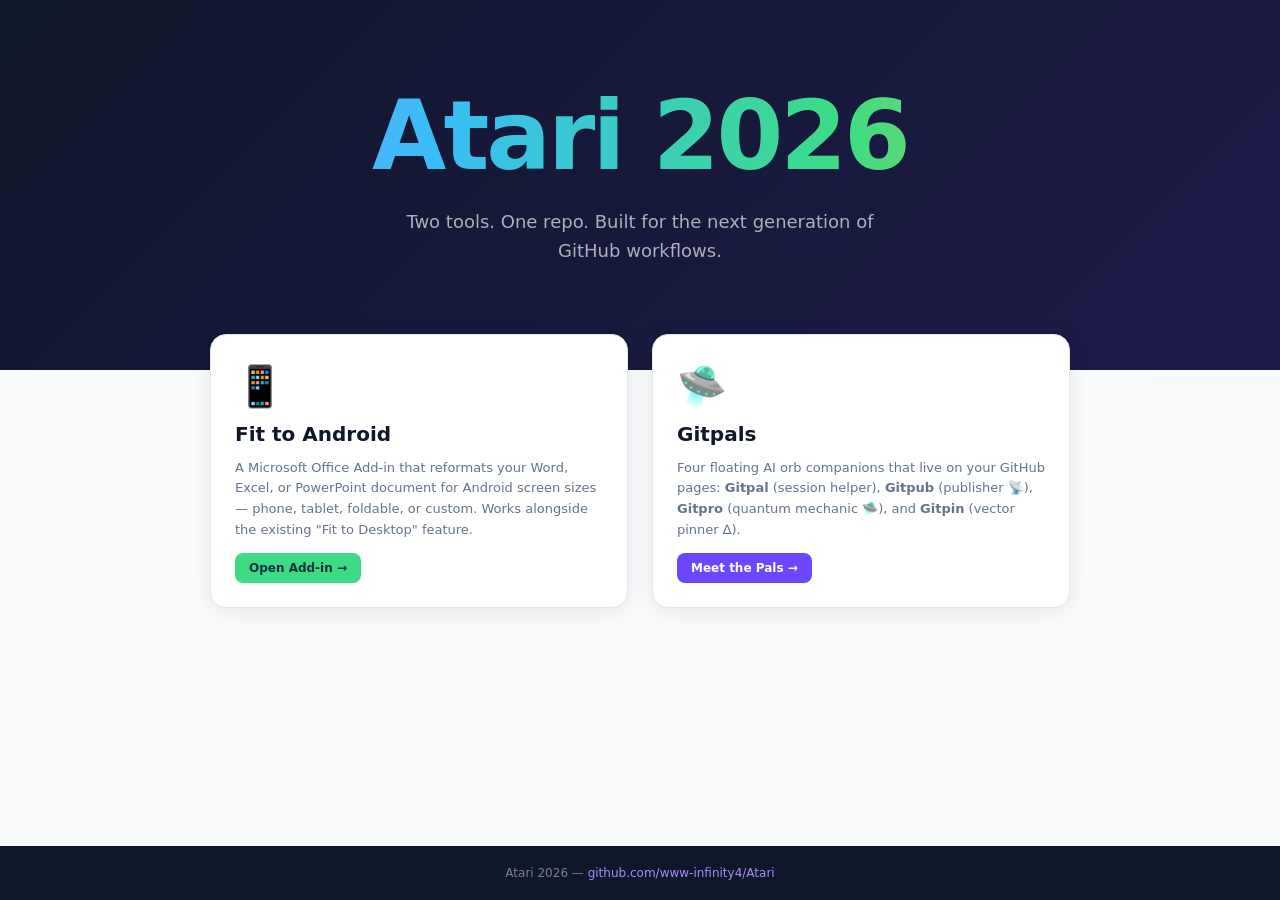
<file: index.html>
<!DOCTYPE html>
<html lang="en">
<head>
  <meta charset="UTF-8" />
  <meta name="viewport" content="width=device-width, initial-scale=1.0" />
  <title>Atari 2026</title>
  <style>
    *, *::before, *::after { box-sizing: border-box; margin: 0; padding: 0; }

    :root {
      --dark:   #0f172a;
      --pal:    #6c47ff;
      --android:#3ddc84;
      --text:   #1e293b;
      --muted:  #64748b;
      --border: #e2e8f0;
      --bg:     #f8fafc;
    }

    body {
      font-family: "Segoe UI", system-ui, -apple-system, sans-serif;
      background: var(--bg);
      color: var(--text);
      min-height: 100vh;
      display: flex;
      flex-direction: column;
    }

    /* Hero */
    .hero {
      background: linear-gradient(135deg, var(--dark) 0%, #1e1b4b 100%);
      color: #fff;
      padding: 80px 24px 64px;
      text-align: center;
    }

    .hero h1 {
      font-size: clamp(48px, 10vw, 96px);
      font-weight: 900;
      letter-spacing: -3px;
      background: linear-gradient(90deg, #a78bfa, #38bdf8, #3ddc84, #fbbf24);
      -webkit-background-clip: text;
      -webkit-text-fill-color: transparent;
      background-clip: text;
      margin-bottom: 16px;
    }

    .hero p {
      font-size: clamp(14px, 2.5vw, 18px);
      color: rgba(255,255,255,.65);
      max-width: 520px;
      margin: 0 auto 40px;
      line-height: 1.6;
    }

    /* Sites Grid */
    .sites {
      max-width: 900px;
      margin: -36px auto 0;
      padding: 0 20px 60px;
      display: grid;
      grid-template-columns: repeat(auto-fill, minmax(300px, 1fr));
      gap: 24px;
    }

    .site-card {
      background: #fff;
      border: 1px solid var(--border);
      border-radius: 16px;
      padding: 28px 24px 24px;
      box-shadow: 0 4px 24px rgba(0,0,0,.07);
      text-decoration: none;
      color: inherit;
      display: flex;
      flex-direction: column;
      gap: 12px;
      transition: transform .2s, box-shadow .2s;
    }

    .site-card:hover {
      transform: translateY(-4px);
      box-shadow: 0 12px 40px rgba(0,0,0,.12);
    }

    .site-icon {
      font-size: 40px;
    }

    .site-title {
      font-size: 20px;
      font-weight: 700;
      color: var(--dark);
    }

    .site-desc {
      font-size: 13px;
      color: var(--muted);
      line-height: 1.6;
      flex: 1;
    }

    .site-link {
      font-size: 12px;
      font-weight: 700;
      color: #fff;
      padding: 8px 14px;
      border-radius: 8px;
      display: inline-block;
      align-self: flex-start;
      transition: opacity .15s;
    }

    .site-link:hover { opacity: .85; }

    .link-android { background: var(--android); color: #073042; }
    .link-gitpals { background: var(--pal); }

    /* Footer */
    footer {
      margin-top: auto;
      background: var(--dark);
      color: rgba(255,255,255,.45);
      text-align: center;
      padding: 20px;
      font-size: 12px;
    }

    footer a { color: #a78bfa; text-decoration: none; }
  </style>
</head>
<body>

  <header class="hero">
    <h1>Atari 2026</h1>
    <p>Two tools. One repo. Built for the next generation of GitHub workflows.</p>
  </header>

  <main class="sites">

    <a class="site-card" href="fit-to-android/taskpane.html">
      <div class="site-icon">📱</div>
      <div class="site-title">Fit to Android</div>
      <p class="site-desc">
        A Microsoft Office Add-in that reformats your Word, Excel, or PowerPoint
        document for Android screen sizes — phone, tablet, foldable, or custom.
        Works alongside the existing "Fit to Desktop" feature.
      </p>
      <span class="site-link link-android">Open Add-in →</span>
    </a>

    <a class="site-card" href="gitpals/index.html">
      <div class="site-icon">🛸</div>
      <div class="site-title">Gitpals</div>
      <p class="site-desc">
        Four floating AI orb companions that live on your GitHub pages:
        <strong>Gitpal</strong> (session helper), <strong>Gitpub</strong> (publisher 📡),
        <strong>Gitpro</strong> (quantum mechanic 🛸), and <strong>Gitpin</strong> (vector pinner ∆).
      </p>
      <span class="site-link link-gitpals">Meet the Pals →</span>
    </a>

  </main>

  <footer>
    <p>Atari 2026 &mdash; <a href="https://github.com/www-infinity4/Atari">github.com/www-infinity4/Atari</a></p>
  </footer>

<script src="https://www-infinity4.github.io/Mint-For-Infinity/infinity-wallet-menu.js?v=20260814-menu2"></script></body>
</html>
</file>
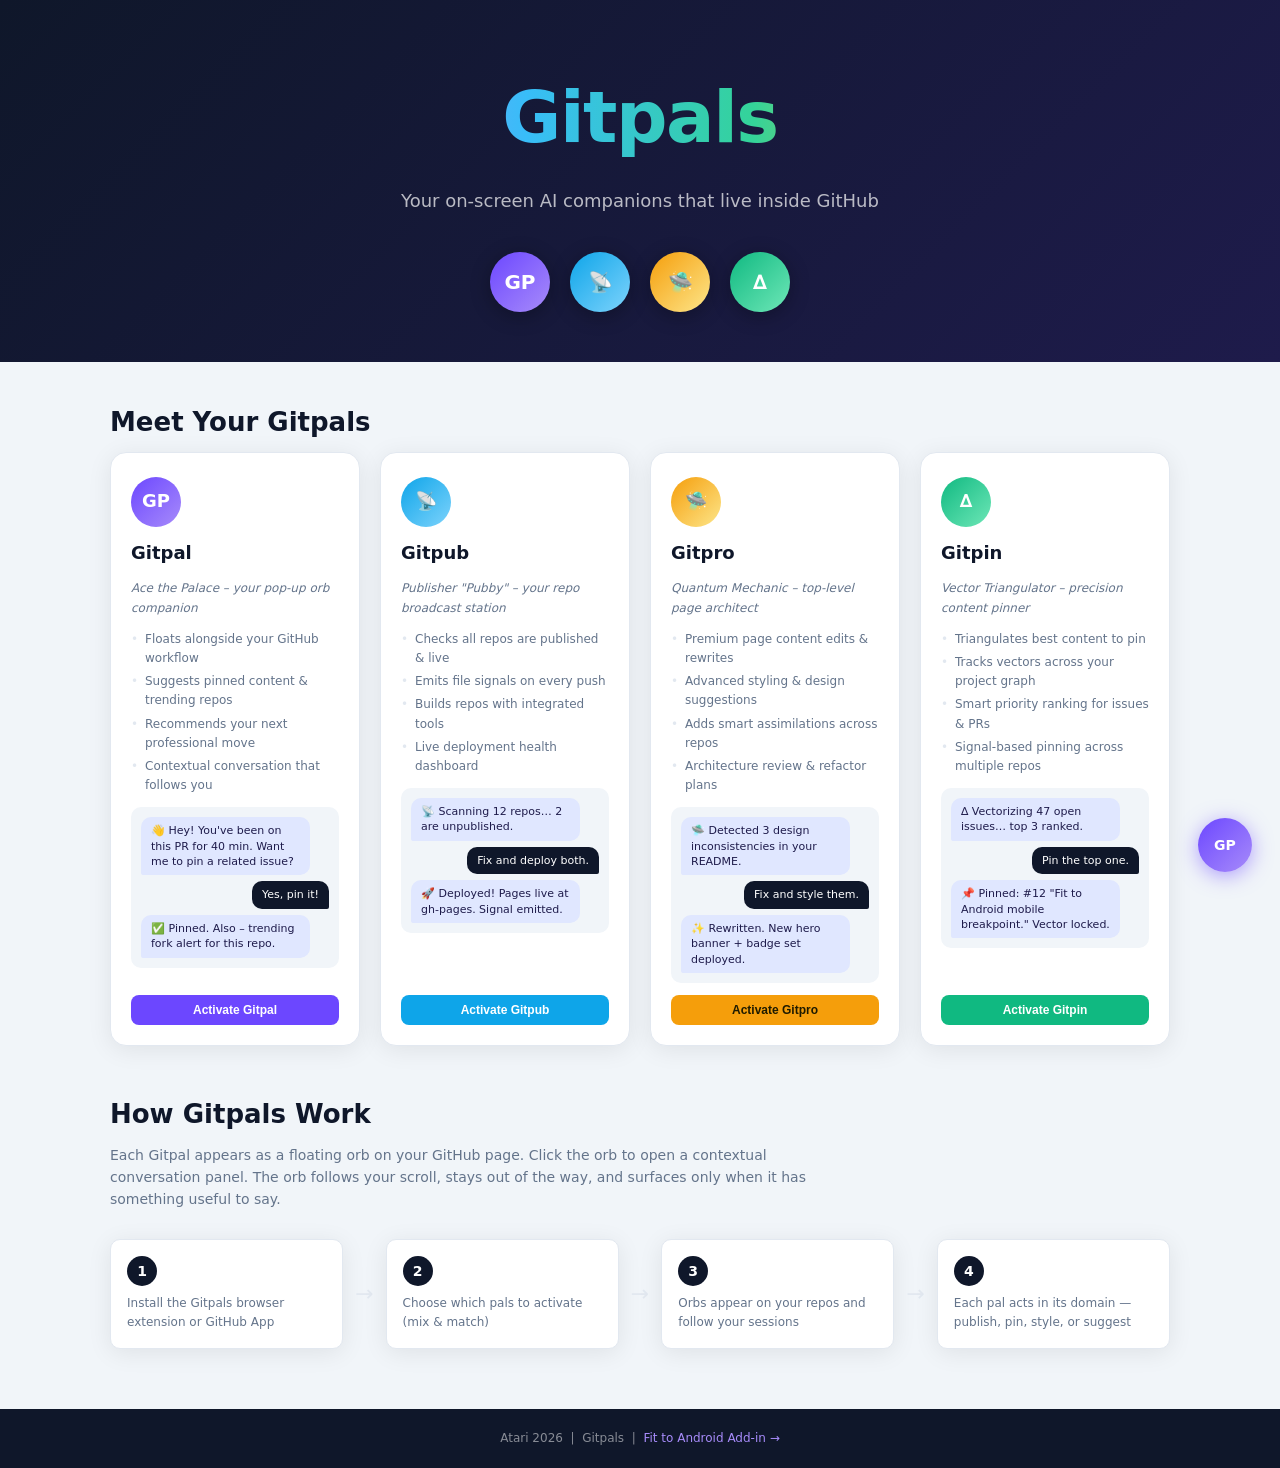
<file: gitpals/index.html>
<!DOCTYPE html>
<html lang="en">
<head>
  <meta charset="UTF-8" />
  <meta name="viewport" content="width=device-width, initial-scale=1.0" />
  <title>Gitpals – Your GitHub AI Companions</title>
  <link rel="stylesheet" href="gitpals.css" />
</head>
<body>

  <!-- ═══ HERO ═══════════════════════════════════════════════════════════ -->
  <header class="hero">
    <div class="hero-inner">
      <h1 class="hero-title">Gitpals</h1>
      <p class="hero-sub">Your on-screen AI companions that live inside GitHub</p>
      <div class="orb-row" aria-label="Gitpals orb previews">
        <div class="orb orb-pal"  title="Gitpal">GP</div>
        <div class="orb orb-pub"  title="Gitpub">📡</div>
        <div class="orb orb-pro"  title="Gitpro">🛸</div>
        <div class="orb orb-pin"  title="Gitpin">∆</div>
      </div>
    </div>
  </header>

  <!-- ═══ PALS GRID ═══════════════════════════════════════════════════════ -->
  <main class="main">
    <section class="section">
      <h2 class="section-heading">Meet Your Gitpals</h2>
      <div class="pals-grid">

        <!-- Gitpal -->
        <article class="pal-card" id="gitpal">
          <div class="pal-orb orb-pal">GP</div>
          <h3 class="pal-name">Gitpal</h3>
          <p class="pal-tagline">Ace the Palace – your pop-up orb companion</p>
          <ul class="pal-features">
            <li>Floats alongside your GitHub workflow</li>
            <li>Suggests pinned content & trending repos</li>
            <li>Recommends your next professional move</li>
            <li>Contextual conversation that follows you</li>
          </ul>
          <div class="pal-demo" aria-label="Gitpal demo chat">
            <div class="demo-bubble bot">
              👋 Hey! You've been on this PR for 40 min.
              Want me to pin a related issue?
            </div>
            <div class="demo-bubble user">Yes, pin it!</div>
            <div class="demo-bubble bot">✅ Pinned. Also – trending fork alert for this repo.</div>
          </div>
          <button class="pal-btn btn-pal" data-pal="gitpal">Activate Gitpal</button>
        </article>

        <!-- Gitpub -->
        <article class="pal-card" id="gitpub">
          <div class="pal-orb orb-pub">📡</div>
          <h3 class="pal-name">Gitpub</h3>
          <p class="pal-tagline">Publisher "Pubby" – your repo broadcast station</p>
          <ul class="pal-features">
            <li>Checks all repos are published &amp; live</li>
            <li>Emits file signals on every push</li>
            <li>Builds repos with integrated tools</li>
            <li>Live deployment health dashboard</li>
          </ul>
          <div class="pal-demo" aria-label="Gitpub demo output">
            <div class="demo-bubble bot">
              📡 Scanning 12 repos… 2 are unpublished.
            </div>
            <div class="demo-bubble user">Fix and deploy both.</div>
            <div class="demo-bubble bot">🚀 Deployed! Pages live at gh-pages. Signal emitted.</div>
          </div>
          <button class="pal-btn btn-pub" data-pal="gitpub">Activate Gitpub</button>
        </article>

        <!-- Gitpro -->
        <article class="pal-card" id="gitpro">
          <div class="pal-orb orb-pro">🛸</div>
          <h3 class="pal-name">Gitpro</h3>
          <p class="pal-tagline">Quantum Mechanic – top-level page architect</p>
          <ul class="pal-features">
            <li>Premium page content edits &amp; rewrites</li>
            <li>Advanced styling &amp; design suggestions</li>
            <li>Adds smart assimilations across repos</li>
            <li>Architecture review &amp; refactor plans</li>
          </ul>
          <div class="pal-demo" aria-label="Gitpro demo output">
            <div class="demo-bubble bot">
              🛸 Detected 3 design inconsistencies in your README.
            </div>
            <div class="demo-bubble user">Fix and style them.</div>
            <div class="demo-bubble bot">✨ Rewritten. New hero banner + badge set deployed.</div>
          </div>
          <button class="pal-btn btn-pro" data-pal="gitpro">Activate Gitpro</button>
        </article>

        <!-- Gitpin -->
        <article class="pal-card" id="gitpin">
          <div class="pal-orb orb-pin">∆</div>
          <h3 class="pal-name">Gitpin</h3>
          <p class="pal-tagline">Vector Triangulator – precision content pinner</p>
          <ul class="pal-features">
            <li>Triangulates best content to pin</li>
            <li>Tracks vectors across your project graph</li>
            <li>Smart priority ranking for issues &amp; PRs</li>
            <li>Signal-based pinning across multiple repos</li>
          </ul>
          <div class="pal-demo" aria-label="Gitpin demo output">
            <div class="demo-bubble bot">
              ∆ Vectorizing 47 open issues… top 3 ranked.
            </div>
            <div class="demo-bubble user">Pin the top one.</div>
            <div class="demo-bubble bot">📌 Pinned: #12 "Fit to Android mobile breakpoint." Vector locked.</div>
          </div>
          <button class="pal-btn btn-pin" data-pal="gitpin">Activate Gitpin</button>
        </article>

      </div>
    </section>

    <!-- ═══ FLOATING ORB DEMO ══════════════════════════════════════════════ -->
    <section class="section orb-demo-section">
      <h2 class="section-heading">How Gitpals Work</h2>
      <p class="section-lead">
        Each Gitpal appears as a floating orb on your GitHub page. Click the orb to open
        a contextual conversation panel. The orb follows your scroll, stays out of the way,
        and surfaces only when it has something useful to say.
      </p>
      <div class="flow-steps">
        <div class="step">
          <div class="step-num">1</div>
          <p>Install the Gitpals browser extension or GitHub App</p>
        </div>
        <div class="step-arrow">→</div>
        <div class="step">
          <div class="step-num">2</div>
          <p>Choose which pals to activate (mix &amp; match)</p>
        </div>
        <div class="step-arrow">→</div>
        <div class="step">
          <div class="step-num">3</div>
          <p>Orbs appear on your repos and follow your sessions</p>
        </div>
        <div class="step-arrow">→</div>
        <div class="step">
          <div class="step-num">4</div>
          <p>Each pal acts in its domain — publish, pin, style, or suggest</p>
        </div>
      </div>
    </section>

  </main>

  <!-- ═══ FOOTER ═══════════════════════════════════════════════════════════ -->
  <footer class="footer">
    <p>Atari 2026 &nbsp;|&nbsp; Gitpals &nbsp;|&nbsp;
      <a href="../fit-to-android/taskpane.html">Fit to Android Add-in →</a>
    </p>
  </footer>

  <!-- ═══ FLOATING ORB (Live Demo) ═════════════════════════════════════════ -->
  <div class="floating-orb" id="floatingOrb" title="Gitpal is here!" role="button" tabindex="0" aria-label="Open Gitpal">
    GP
  </div>
  <div class="orb-panel" id="orbPanel" role="dialog" aria-label="Gitpal conversation panel">
    <div class="orb-panel-header">
      <span>👋 Gitpal</span>
      <button class="orb-close" id="orbClose" aria-label="Close">✕</button>
    </div>
    <div class="orb-messages" id="orbMessages">
      <div class="demo-bubble bot">Hi! I'm Gitpal. I follow you around GitHub and help you stay productive. Try the other pals too!</div>
    </div>
    <div class="orb-input-row">
      <input type="text" id="orbInput" placeholder="Ask Gitpal anything…" />
      <button id="orbSend">➤</button>
    </div>
  </div>

  <script src="gitpals.js"></script>
</body>
</html>
</file>
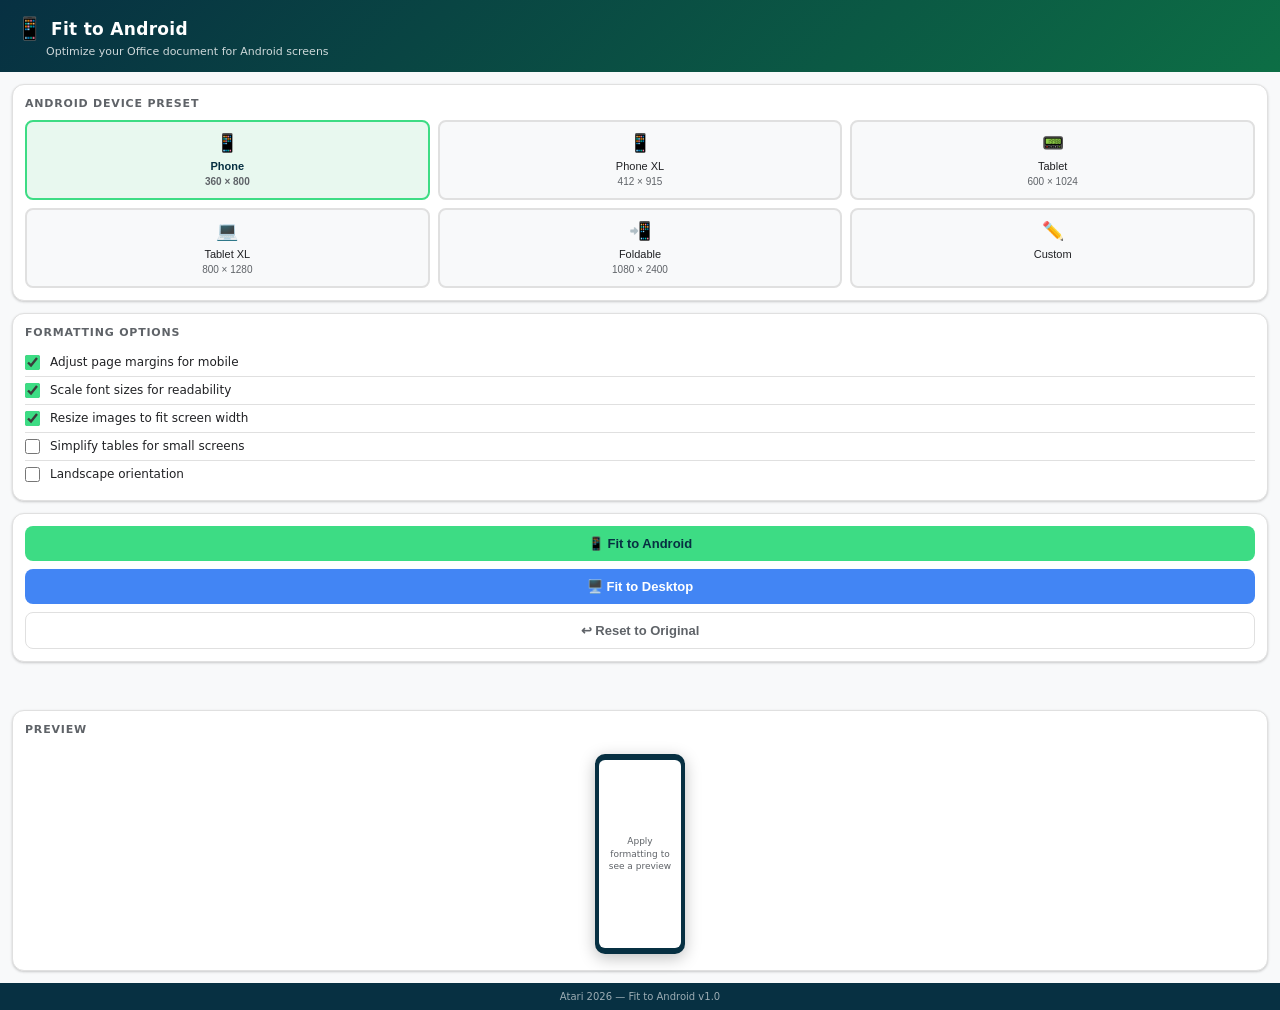
<file: fit-to-android/taskpane.html>
<!DOCTYPE html>
<html lang="en">
<head>
  <meta charset="UTF-8" />
  <meta name="viewport" content="width=device-width, initial-scale=1.0" />
  <title>Fit to Android – Microsoft Office Add-in</title>
  <link rel="stylesheet" href="taskpane.css" />
</head>
<body>
  <header class="header">
    <div class="logo-row">
      <span class="logo-icon">📱</span>
      <span class="logo-text">Fit to Android</span>
    </div>
    <p class="tagline">Optimize your Office document for Android screens</p>
  </header>

  <main class="content">

    <!-- Device Preset Selector -->
    <section class="section">
      <h2 class="section-title">Android Device Preset</h2>
      <div class="preset-grid" id="presetGrid">
        <button class="preset-btn active" data-width="360" data-height="800" data-dpi="420">
          <span class="preset-icon">📱</span>
          <span class="preset-label">Phone<br/><small>360 × 800</small></span>
        </button>
        <button class="preset-btn" data-width="412" data-height="915" data-dpi="480">
          <span class="preset-icon">📱</span>
          <span class="preset-label">Phone XL<br/><small>412 × 915</small></span>
        </button>
        <button class="preset-btn" data-width="600" data-height="1024" data-dpi="240">
          <span class="preset-icon">📟</span>
          <span class="preset-label">Tablet<br/><small>600 × 1024</small></span>
        </button>
        <button class="preset-btn" data-width="800" data-height="1280" data-dpi="160">
          <span class="preset-icon">💻</span>
          <span class="preset-label">Tablet XL<br/><small>800 × 1280</small></span>
        </button>
        <button class="preset-btn" data-width="1080" data-height="2400" data-dpi="393">
          <span class="preset-icon">📲</span>
          <span class="preset-label">Foldable<br/><small>1080 × 2400</small></span>
        </button>
        <button class="preset-btn" data-id="custom" data-width="0" data-height="0">
          <span class="preset-icon">✏️</span>
          <span class="preset-label">Custom</span>
        </button>
      </div>
    </section>

    <!-- Custom Dimensions (hidden by default) -->
    <section class="section" id="customSection" style="display:none;">
      <h2 class="section-title">Custom Dimensions (dp)</h2>
      <div class="input-row">
        <label for="customWidth">Width</label>
        <input type="number" id="customWidth" min="200" max="2000" value="360" placeholder="360" />
        <span class="unit">dp</span>
      </div>
      <div class="input-row">
        <label for="customHeight">Height</label>
        <input type="number" id="customHeight" min="300" max="4000" value="800" placeholder="800" />
        <span class="unit">dp</span>
      </div>
    </section>

    <!-- Formatting Options -->
    <section class="section">
      <h2 class="section-title">Formatting Options</h2>
      <label class="toggle-row">
        <input type="checkbox" id="optMargins" checked />
        <span class="toggle-label">Adjust page margins for mobile</span>
      </label>
      <label class="toggle-row">
        <input type="checkbox" id="optFontScale" checked />
        <span class="toggle-label">Scale font sizes for readability</span>
      </label>
      <label class="toggle-row">
        <input type="checkbox" id="optImages" checked />
        <span class="toggle-label">Resize images to fit screen width</span>
      </label>
      <label class="toggle-row">
        <input type="checkbox" id="optTables" />
        <span class="toggle-label">Simplify tables for small screens</span>
      </label>
      <label class="toggle-row">
        <input type="checkbox" id="optOrientation" />
        <span class="toggle-label">Landscape orientation</span>
      </label>
    </section>

    <!-- Action Buttons -->
    <section class="section actions">
      <button class="btn btn-primary" id="btnFitAndroid">
        📱 Fit to Android
      </button>
      <button class="btn btn-secondary" id="btnFitDesktop">
        🖥️ Fit to Desktop
      </button>
      <button class="btn btn-ghost" id="btnReset">
        ↩ Reset to Original
      </button>
    </section>

    <!-- Status Message -->
    <div class="status" id="statusMsg" aria-live="polite"></div>

    <!-- Preview Panel -->
    <section class="section">
      <h2 class="section-title">Preview</h2>
      <div class="preview-frame" id="previewFrame">
        <div class="preview-device" id="previewDevice">
          <div class="preview-screen" id="previewScreen">
            <p class="preview-hint">Apply formatting to see a preview</p>
          </div>
        </div>
      </div>
    </section>

  </main>

  <footer class="footer">
    <span>Atari 2026 &mdash; Fit to Android v1.0</span>
  </footer>

  <!-- Office.js -->
  <script src="https://appsforoffice.microsoft.com/lib/1.1/hosted/office.js"></script>
  <script src="taskpane.js"></script>
</body>
</html>
</file>
<file: gitpals/gitpals.css>
/* =============================================
   Gitpals – GitHub AI Companions
   ============================================= */

*, *::before, *::after { box-sizing: border-box; margin: 0; padding: 0; }

:root {
  --pal-color:  #6c47ff;
  --pub-color:  #0ea5e9;
  --pro-color:  #f59e0b;
  --pin-color:  #10b981;
  --dark:       #0f172a;
  --text:       #1e293b;
  --text-muted: #64748b;
  --surface:    #ffffff;
  --surface-2:  #f1f5f9;
  --border:     #e2e8f0;
  --radius:     10px;
  --radius-lg:  16px;
  --shadow:     0 4px 24px rgba(0,0,0,.08);
}

body {
  font-family: "Segoe UI", system-ui, -apple-system, sans-serif;
  font-size: 15px;
  color: var(--text);
  background: var(--surface-2);
  line-height: 1.6;
}

/* ── Hero ───────────────────────────────────────── */
.hero {
  background: linear-gradient(135deg, var(--dark) 0%, #1e1b4b 100%);
  color: #fff;
  padding: 60px 24px 50px;
  text-align: center;
}

.hero-inner { max-width: 680px; margin: 0 auto; }

.hero-title {
  font-size: clamp(40px, 8vw, 72px);
  font-weight: 800;
  letter-spacing: -1.5px;
  background: linear-gradient(90deg, #a78bfa, #38bdf8, #34d399, #fbbf24);
  -webkit-background-clip: text;
  -webkit-text-fill-color: transparent;
  background-clip: text;
  margin-bottom: 12px;
}

.hero-sub {
  font-size: clamp(14px, 2.5vw, 18px);
  color: rgba(255,255,255,.7);
  margin-bottom: 36px;
}

.orb-row {
  display: flex;
  justify-content: center;
  gap: 20px;
  flex-wrap: wrap;
}

/* ── Orbs (shared) ──────────────────────────────── */
.orb {
  width: 60px; height: 60px;
  border-radius: 50%;
  display: flex; align-items: center; justify-content: center;
  font-size: 20px; font-weight: 800;
  cursor: pointer;
  box-shadow: 0 4px 20px rgba(0,0,0,.3);
  transition: transform .2s, box-shadow .2s;
  user-select: none;
}

.orb:hover { transform: scale(1.12); box-shadow: 0 8px 32px rgba(0,0,0,.4); }

.orb-pal { background: linear-gradient(135deg, var(--pal-color), #a78bfa); color: #fff; }
.orb-pub { background: linear-gradient(135deg, var(--pub-color), #7dd3fc); color: #fff; }
.orb-pro { background: linear-gradient(135deg, var(--pro-color), #fde68a); color: #1e1b00; }
.orb-pin { background: linear-gradient(135deg, var(--pin-color), #6ee7b7); color: #fff; }

/* ── Main ───────────────────────────────────────── */
.main {
  max-width: 1100px;
  margin: 0 auto;
  padding: 40px 20px 60px;
  display: flex;
  flex-direction: column;
  gap: 48px;
}

/* ── Section ────────────────────────────────────── */
.section { }

.section-heading {
  font-size: clamp(18px, 3vw, 26px);
  font-weight: 700;
  margin-bottom: 8px;
  color: var(--dark);
}

.section-lead {
  color: var(--text-muted);
  max-width: 700px;
  margin-bottom: 28px;
  font-size: 14px;
}

/* ── Pals Grid ──────────────────────────────────── */
.pals-grid {
  display: grid;
  grid-template-columns: repeat(auto-fill, minmax(240px, 1fr));
  gap: 20px;
}

/* ── Pal Card ───────────────────────────────────── */
.pal-card {
  background: var(--surface);
  border: 1px solid var(--border);
  border-radius: var(--radius-lg);
  padding: 24px 20px 20px;
  box-shadow: var(--shadow);
  display: flex;
  flex-direction: column;
  gap: 12px;
  transition: transform .2s, box-shadow .2s;
}

.pal-card:hover {
  transform: translateY(-3px);
  box-shadow: 0 8px 32px rgba(0,0,0,.12);
}

.pal-orb {
  width: 50px; height: 50px;
  border-radius: 50%;
  display: flex; align-items: center; justify-content: center;
  font-size: 18px; font-weight: 800;
}

.pal-name {
  font-size: 18px;
  font-weight: 700;
  color: var(--dark);
}

.pal-tagline {
  font-size: 12px;
  color: var(--text-muted);
  font-style: italic;
}

.pal-features {
  list-style: none;
  display: flex;
  flex-direction: column;
  gap: 4px;
}

.pal-features li {
  font-size: 12px;
  padding-left: 14px;
  position: relative;
  color: var(--text-muted);
}

.pal-features li::before {
  content: "•";
  position: absolute;
  left: 0;
  color: var(--border);
}

/* ── Demo chat bubbles ──────────────────────────── */
.pal-demo {
  background: var(--surface-2);
  border-radius: var(--radius);
  padding: 10px;
  display: flex;
  flex-direction: column;
  gap: 6px;
}

.demo-bubble {
  max-width: 90%;
  font-size: 11px;
  padding: 6px 10px;
  border-radius: 10px;
  line-height: 1.4;
}

.demo-bubble.bot {
  background: #e0e7ff;
  color: #1e1b4b;
  align-self: flex-start;
  border-bottom-left-radius: 2px;
}

.demo-bubble.user {
  background: var(--dark);
  color: #fff;
  align-self: flex-end;
  border-bottom-right-radius: 2px;
}

/* ── Pal Buttons ────────────────────────────────── */
.pal-btn {
  margin-top: auto;
  padding: 8px 14px;
  border: none;
  border-radius: 8px;
  font-size: 12px;
  font-weight: 700;
  cursor: pointer;
  transition: opacity .15s, transform .1s;
  color: #fff;
}

.pal-btn:active { transform: scale(.97); }
.pal-btn:hover  { opacity: .88; }

.btn-pal { background: var(--pal-color); }
.btn-pub { background: var(--pub-color); }
.btn-pro { background: var(--pro-color); color: #1e1b00; }
.btn-pin { background: var(--pin-color); }

/* ── How it works (flow steps) ──────────────────── */
.flow-steps {
  display: flex;
  align-items: flex-start;
  gap: 12px;
  flex-wrap: wrap;
}

.step {
  background: var(--surface);
  border: 1px solid var(--border);
  border-radius: var(--radius);
  padding: 16px;
  flex: 1;
  min-width: 160px;
  box-shadow: var(--shadow);
}

.step-num {
  width: 30px; height: 30px;
  background: var(--dark);
  color: #fff;
  border-radius: 50%;
  display: flex; align-items: center; justify-content: center;
  font-weight: 800;
  margin-bottom: 8px;
  font-size: 14px;
}

.step p { font-size: 12px; color: var(--text-muted); }

.step-arrow {
  font-size: 22px;
  color: var(--border);
  align-self: center;
  display: none;
}

@media (min-width: 640px) { .step-arrow { display: block; } }

/* ── Footer ────────────────────────────────────── */
.footer {
  background: var(--dark);
  color: rgba(255,255,255,.5);
  text-align: center;
  padding: 20px;
  font-size: 12px;
}

.footer a { color: #a78bfa; text-decoration: none; }
.footer a:hover { text-decoration: underline; }

/* ═══ Floating Orb (Live Demo) ══════════════════════ */
.floating-orb {
  position: fixed;
  bottom: 28px;
  right: 28px;
  width: 54px; height: 54px;
  border-radius: 50%;
  background: linear-gradient(135deg, var(--pal-color), #a78bfa);
  color: #fff;
  display: flex; align-items: center; justify-content: center;
  font-size: 14px; font-weight: 800;
  cursor: pointer;
  box-shadow: 0 4px 20px rgba(108,71,255,.5);
  z-index: 900;
  transition: transform .2s, box-shadow .2s;
  user-select: none;
}

.floating-orb:hover { transform: scale(1.1); box-shadow: 0 8px 32px rgba(108,71,255,.7); }
.floating-orb.hidden { opacity: 0; pointer-events: none; }

/* ── Orb Panel ────────────────────────────────────── */
.orb-panel {
  position: fixed;
  bottom: 92px;
  right: 20px;
  width: 280px;
  background: var(--surface);
  border: 1px solid var(--border);
  border-radius: var(--radius-lg);
  box-shadow: 0 8px 40px rgba(0,0,0,.18);
  z-index: 1000;
  display: flex;
  flex-direction: column;
  overflow: hidden;
  transform: scale(.8) translateY(20px);
  opacity: 0;
  pointer-events: none;
  transition: transform .2s, opacity .2s;
  transform-origin: bottom right;
}

.orb-panel.open {
  transform: scale(1) translateY(0);
  opacity: 1;
  pointer-events: all;
}

.orb-panel-header {
  background: linear-gradient(135deg, var(--pal-color), #a78bfa);
  color: #fff;
  padding: 10px 14px;
  display: flex;
  justify-content: space-between;
  align-items: center;
  font-weight: 700;
  font-size: 13px;
}

.orb-close {
  background: none;
  border: none;
  color: rgba(255,255,255,.8);
  cursor: pointer;
  font-size: 14px;
  padding: 0 4px;
}

.orb-messages {
  flex: 1;
  max-height: 200px;
  overflow-y: auto;
  padding: 12px;
  display: flex;
  flex-direction: column;
  gap: 8px;
}

.orb-input-row {
  display: flex;
  padding: 8px;
  gap: 6px;
  border-top: 1px solid var(--border);
}

.orb-input-row input {
  flex: 1;
  padding: 7px 10px;
  border: 1px solid var(--border);
  border-radius: 8px;
  font-size: 12px;
  outline: none;
}

.orb-input-row input:focus { border-color: var(--pal-color); }

.orb-input-row button {
  padding: 7px 12px;
  background: var(--pal-color);
  color: #fff;
  border: none;
  border-radius: 8px;
  cursor: pointer;
  font-size: 13px;
  transition: opacity .15s;
}

.orb-input-row button:hover { opacity: .85; }

/* ── Responsive ────────────────────────────────── */
@media (max-width: 480px) {
  .hero { padding: 40px 16px 36px; }
  .orb-panel { width: calc(100vw - 32px); right: 16px; }
}
</file>
<file: fit-to-android/taskpane.css>
/* =============================================
   Fit to Android – Office Add-in Taskpane
   ============================================= */

*, *::before, *::after { box-sizing: border-box; margin: 0; padding: 0; }

:root {
  --android-green: #3ddc84;
  --android-dark:  #073042;
  --accent:        #4285f4;
  --danger:        #ea4335;
  --surface:       #ffffff;
  --surface-2:     #f8f9fa;
  --border:        #e0e0e0;
  --text:          #202124;
  --text-muted:    #5f6368;
  --radius:        8px;
  --radius-lg:     12px;
  --shadow:        0 1px 3px rgba(0,0,0,.12), 0 1px 2px rgba(0,0,0,.08);
}

body {
  font-family: "Segoe UI", system-ui, -apple-system, sans-serif;
  font-size: 13px;
  color: var(--text);
  background: var(--surface-2);
  min-height: 100vh;
  display: flex;
  flex-direction: column;
}

/* ---- Header ---- */
.header {
  background: linear-gradient(135deg, var(--android-dark) 0%, #0d6e45 100%);
  color: #fff;
  padding: 16px 16px 14px;
}

.logo-row {
  display: flex;
  align-items: center;
  gap: 8px;
  margin-bottom: 4px;
}

.logo-icon { font-size: 22px; }

.logo-text {
  font-size: 17px;
  font-weight: 700;
  letter-spacing: .3px;
}

.tagline {
  font-size: 11px;
  opacity: .8;
  padding-left: 30px;
}

/* ---- Main ---- */
.content {
  flex: 1;
  padding: 12px 12px 0;
  display: flex;
  flex-direction: column;
  gap: 12px;
}

/* ---- Section ---- */
.section {
  background: var(--surface);
  border: 1px solid var(--border);
  border-radius: var(--radius-lg);
  padding: 12px;
  box-shadow: var(--shadow);
}

.section-title {
  font-size: 11px;
  font-weight: 700;
  text-transform: uppercase;
  letter-spacing: .8px;
  color: var(--text-muted);
  margin-bottom: 10px;
}

/* ---- Preset Grid ---- */
.preset-grid {
  display: grid;
  grid-template-columns: repeat(3, 1fr);
  gap: 8px;
}

.preset-btn {
  display: flex;
  flex-direction: column;
  align-items: center;
  gap: 4px;
  padding: 10px 4px;
  border: 2px solid var(--border);
  border-radius: var(--radius);
  background: var(--surface-2);
  cursor: pointer;
  transition: border-color .15s, background .15s, transform .1s;
  font-size: 11px;
  color: var(--text);
  line-height: 1.3;
  text-align: center;
}

.preset-btn:hover {
  border-color: var(--android-green);
  background: #f0fff6;
  transform: translateY(-1px);
}

.preset-btn.active {
  border-color: var(--android-green);
  background: #e8f8ef;
  color: var(--android-dark);
  font-weight: 600;
}

.preset-icon { font-size: 18px; }

small { font-size: 10px; color: var(--text-muted); }

/* ---- Custom Inputs ---- */
.input-row {
  display: flex;
  align-items: center;
  gap: 8px;
  margin-bottom: 8px;
}

.input-row label {
  width: 45px;
  font-size: 12px;
  color: var(--text-muted);
}

.input-row input[type="number"] {
  flex: 1;
  padding: 6px 8px;
  border: 1px solid var(--border);
  border-radius: var(--radius);
  font-size: 13px;
  outline: none;
  transition: border-color .15s;
}

.input-row input[type="number"]:focus { border-color: var(--accent); }

.unit { font-size: 11px; color: var(--text-muted); }

/* ---- Toggle Rows ---- */
.toggle-row {
  display: flex;
  align-items: center;
  gap: 10px;
  padding: 6px 0;
  cursor: pointer;
  border-bottom: 1px solid var(--border);
}

.toggle-row:last-child { border-bottom: none; }

.toggle-row input[type="checkbox"] {
  width: 15px;
  height: 15px;
  accent-color: var(--android-green);
  cursor: pointer;
}

.toggle-label { font-size: 12px; }

/* ---- Action Buttons ---- */
.actions {
  display: flex;
  flex-direction: column;
  gap: 8px;
}

.btn {
  width: 100%;
  padding: 10px 16px;
  border: none;
  border-radius: var(--radius);
  font-size: 13px;
  font-weight: 600;
  cursor: pointer;
  transition: opacity .15s, transform .1s;
  display: flex;
  align-items: center;
  justify-content: center;
  gap: 6px;
}

.btn:active { transform: scale(.98); }

.btn-primary {
  background: var(--android-green);
  color: var(--android-dark);
}

.btn-primary:hover { opacity: .9; }

.btn-secondary {
  background: var(--accent);
  color: #fff;
}

.btn-secondary:hover { opacity: .9; }

.btn-ghost {
  background: transparent;
  color: var(--text-muted);
  border: 1px solid var(--border);
}

.btn-ghost:hover { background: var(--surface-2); }

/* ---- Status ---- */
.status {
  min-height: 24px;
  font-size: 12px;
  text-align: center;
  padding: 4px;
  border-radius: var(--radius);
  transition: all .2s;
}

.status.success { background: #e8f8ef; color: #137333; font-weight: 600; }
.status.error   { background: #fce8e6; color: #c5221f; font-weight: 600; }
.status.info    { background: #e8f0fe; color: #1a73e8; font-weight: 600; }

/* ---- Preview ---- */
.preview-frame {
  display: flex;
  justify-content: center;
  padding: 8px 0 4px;
}

.preview-device {
  width: 90px;
  height: 160px;
  background: var(--android-dark);
  border-radius: 10px;
  padding: 6px 4px;
  box-shadow: 0 4px 16px rgba(0,0,0,.25);
  display: flex;
  flex-direction: column;
  transition: width .3s, height .3s;
}

.preview-screen {
  flex: 1;
  background: #fff;
  border-radius: 6px;
  overflow: hidden;
  display: flex;
  align-items: center;
  justify-content: center;
  padding: 4px;
}

.preview-hint {
  font-size: 9px;
  color: var(--text-muted);
  text-align: center;
  line-height: 1.4;
}

/* ---- Footer ---- */
.footer {
  background: var(--android-dark);
  color: rgba(255,255,255,.6);
  font-size: 10px;
  text-align: center;
  padding: 8px;
  margin-top: 12px;
}
</file>
